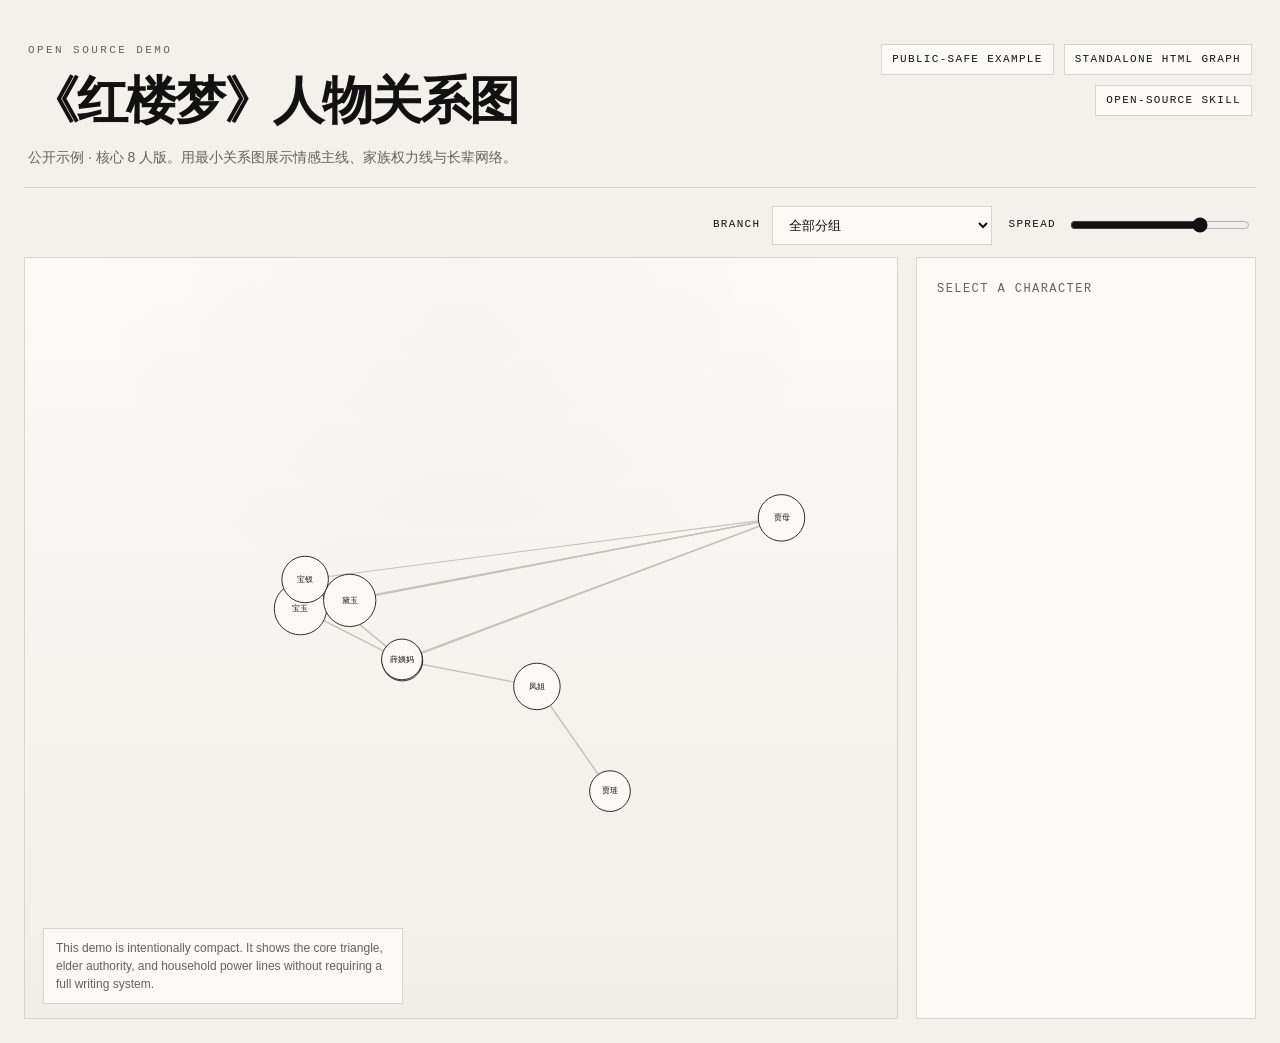
<file: demo/index.html>
<!DOCTYPE html>
<html lang="zh-CN">
  <head>
    <meta charset="UTF-8" />
    <meta name="viewport" content="width=device-width, initial-scale=1" />
    <title>Novel Characters Force Demo</title>
    <link rel="stylesheet" href="../skill/novel-characters-force/assets/viewer/style.css" />
  </head>
  <body>
    <main class="page">
      <header class="hero">
        <div>
          <p class="eyebrow">OPEN SOURCE DEMO</p>
          <h1 id="page-title">Novel Characters Force</h1>
          <p id="page-subtitle" class="subtitle">
            A public-safe demo built from <code>红楼梦</code>. This page exists to show the exact effect the repository is shipping.
          </p>
        </div>
        <div class="hero-meta">
          <span>Public-safe example</span>
          <span>Standalone HTML graph</span>
          <span>Open-source skill</span>
        </div>
      </header>
      <section class="controls">
        <label class="control">
          <span>Branch</span>
          <select id="group-filter"></select>
        </label>
        <label class="control">
          <span>Spread</span>
          <input id="spread-range" type="range" min="30" max="100" value="82" />
        </label>
      </section>
      <section class="board">
        <div class="canvas-wrap">
          <svg id="graph" class="graph" viewBox="0 0 1200 760" aria-label="character graph"></svg>
          <p class="canvas-note">
            This demo is intentionally compact. It shows the core triangle, elder authority, and household power lines without requiring a full writing system.
          </p>
        </div>
        <aside id="detail" class="detail detail--empty">
          <p class="detail-empty">Select a character</p>
          <div class="detail-body">
            <h2 id="detail-name" class="detail-name"></h2>
            <p id="detail-role" class="detail-role"></p>
            <section>
              <h2>Summary</h2>
              <div id="detail-summary" class="detail-copy"></div>
            </section>
            <section>
              <h2>Relations</h2>
              <div id="detail-relations" class="detail-copy"></div>
            </section>
          </div>
        </aside>
      </section>
    </main>
    <script src="../skill/novel-characters-force/assets/examples/hongloumeng.graph-data.js"></script>
    <script src="../skill/novel-characters-force/assets/viewer/graph.js"></script>
  </body>
</html>
</file>
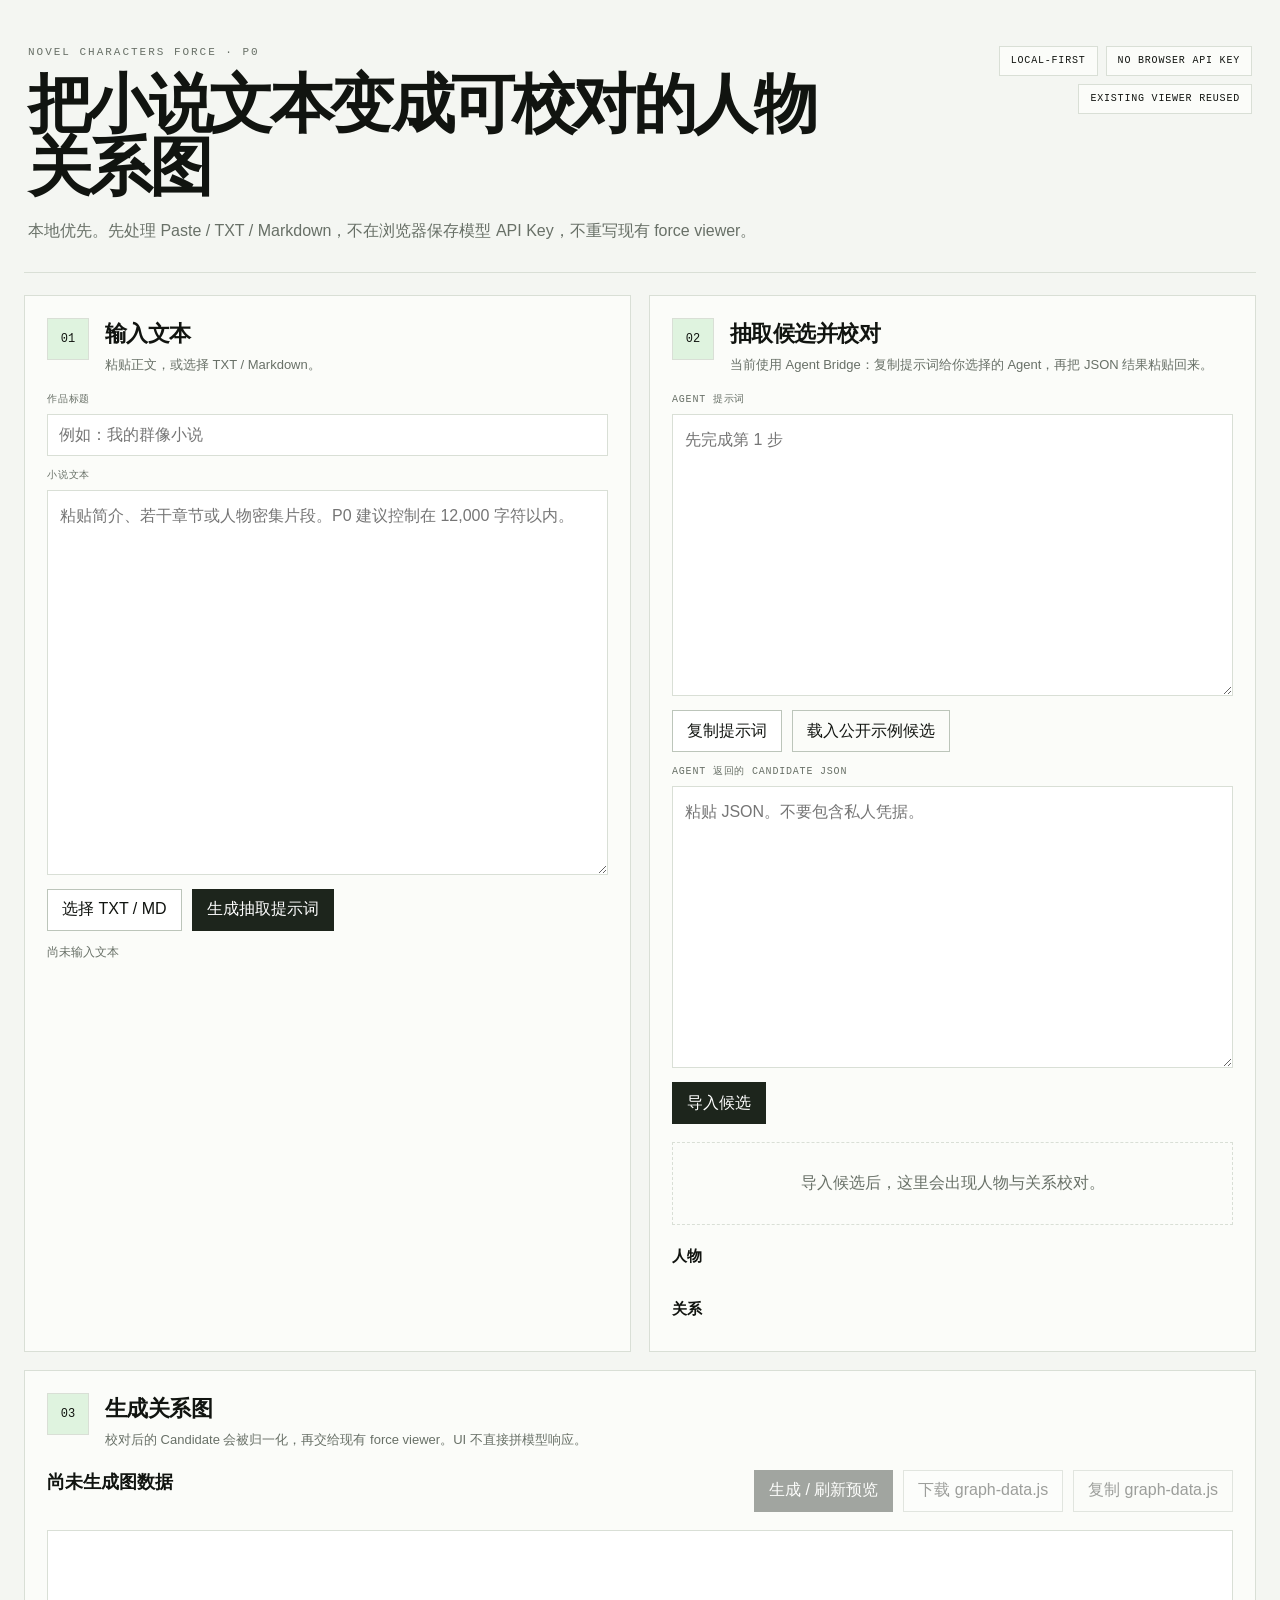
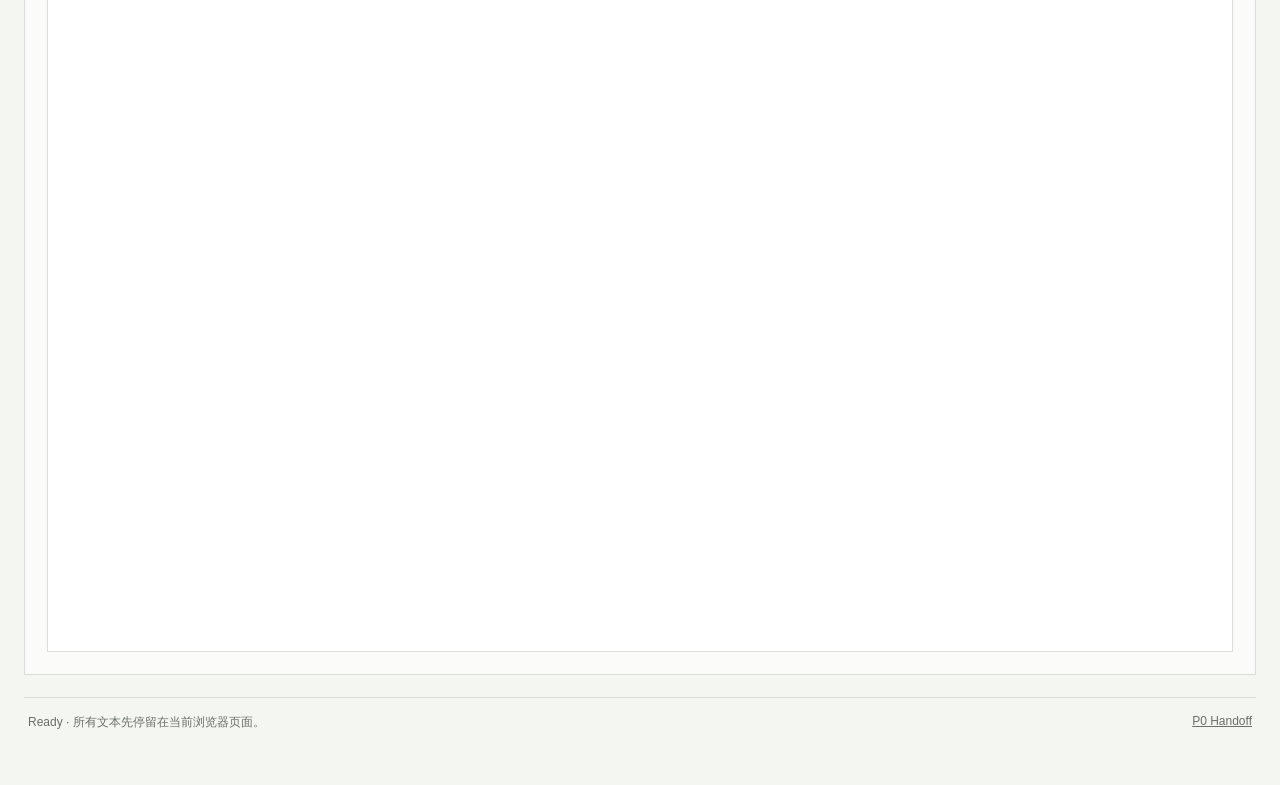
<file: product/index.html>
<!DOCTYPE html>
<html lang="zh-CN">
<head>
  <meta charset="UTF-8" />
  <meta name="viewport" content="width=device-width, initial-scale=1" />
  <title>Novel Characters Force · Import Review</title>
  <link rel="stylesheet" href="./style.css" />
</head>
<body>
  <main class="app-shell">
    <header class="topbar">
      <div>
        <p class="eyebrow">NOVEL CHARACTERS FORCE · P0</p>
        <h1>把小说文本变成可校对的人物关系图</h1>
        <p class="lead">本地优先。先处理 Paste / TXT / Markdown，不在浏览器保存模型 API Key，不重写现有 force viewer。</p>
      </div>
      <div class="status-pills">
        <span>Local-first</span>
        <span>No browser API key</span>
        <span>Existing viewer reused</span>
      </div>
    </header>

    <section class="step-grid">
      <article class="step-card">
        <div class="step-head">
          <span class="step-index">01</span>
          <div><h2>输入文本</h2><p>粘贴正文，或选择 TXT / Markdown。</p></div>
        </div>
        <label class="field">
          <span>作品标题</span>
          <input id="source-title" type="text" placeholder="例如：我的群像小说" />
        </label>
        <label class="field">
          <span>小说文本</span>
          <textarea id="source-text" rows="14" placeholder="粘贴简介、若干章节或人物密集片段。P0 建议控制在 12,000 字符以内。"></textarea>
        </label>
        <div class="row">
          <label class="file-button">选择 TXT / MD<input id="source-file" type="file" accept=".txt,.md,text/plain,text/markdown" /></label>
          <button id="prepare-prompt" class="button button--primary" type="button">生成抽取提示词</button>
        </div>
        <p id="source-meta" class="meta">尚未输入文本</p>
      </article>

      <article class="step-card">
        <div class="step-head">
          <span class="step-index">02</span>
          <div><h2>抽取候选并校对</h2><p>当前使用 Agent Bridge：复制提示词给你选择的 Agent，再把 JSON 结果粘贴回来。</p></div>
        </div>
        <label class="field">
          <span>Agent 提示词</span>
          <textarea id="agent-prompt" rows="10" readonly placeholder="先完成第 1 步"></textarea>
        </label>
        <div class="row">
          <button id="copy-prompt" class="button" type="button">复制提示词</button>
          <button id="load-example" class="button button--ghost" type="button">载入公开示例候选</button>
        </div>
        <label class="field">
          <span>Agent 返回的 Candidate JSON</span>
          <textarea id="candidate-json" rows="10" placeholder="粘贴 JSON。不要包含私人凭据。"></textarea>
        </label>
        <button id="import-candidate" class="button button--primary" type="button">导入候选</button>

        <div id="review-empty" class="empty-state">导入候选后，这里会出现人物与关系校对。</div>
        <div id="review-panel" class="review-panel" hidden>
          <section>
            <div class="section-title"><h3>人物</h3><span id="character-count" class="count"></span></div>
            <div id="character-list" class="review-list"></div>
          </section>
          <section>
            <div class="section-title"><h3>关系</h3><span id="relation-count" class="count"></span></div>
            <div id="relation-list" class="review-list"></div>
          </section>
        </div>
      </article>

      <article class="step-card step-card--wide">
        <div class="step-head">
          <span class="step-index">03</span>
          <div><h2>生成关系图</h2><p>校对后的 Candidate 会被归一化，再交给现有 force viewer。UI 不直接拼模型响应。</p></div>
        </div>
        <div class="row row--spread">
          <div>
            <p id="graph-summary" class="graph-summary">尚未生成图数据</p>
            <p id="graph-warning" class="meta"></p>
          </div>
          <div class="row">
            <button id="build-graph" class="button button--primary" type="button" disabled>生成 / 刷新预览</button>
            <button id="download-data" class="button" type="button" disabled>下载 graph-data.js</button>
            <button id="copy-data" class="button button--ghost" type="button" disabled>复制 graph-data.js</button>
          </div>
        </div>
        <div class="preview-shell">
          <iframe id="graph-preview" title="character graph preview"></iframe>
        </div>
      </article>
    </section>

    <footer class="footer">
      <p id="app-status">Ready · 所有文本先停留在当前浏览器页面。</p>
      <a href="../docs/handoff/2026-09-18-novel-p0-import-review-execution-index.md">P0 Handoff</a>
    </footer>
  </main>
  <script src="./domain.js"></script>
  <script src="./providers.js"></script>
  <script src="./workbench.js"></script>
</body>
</html>
</file>
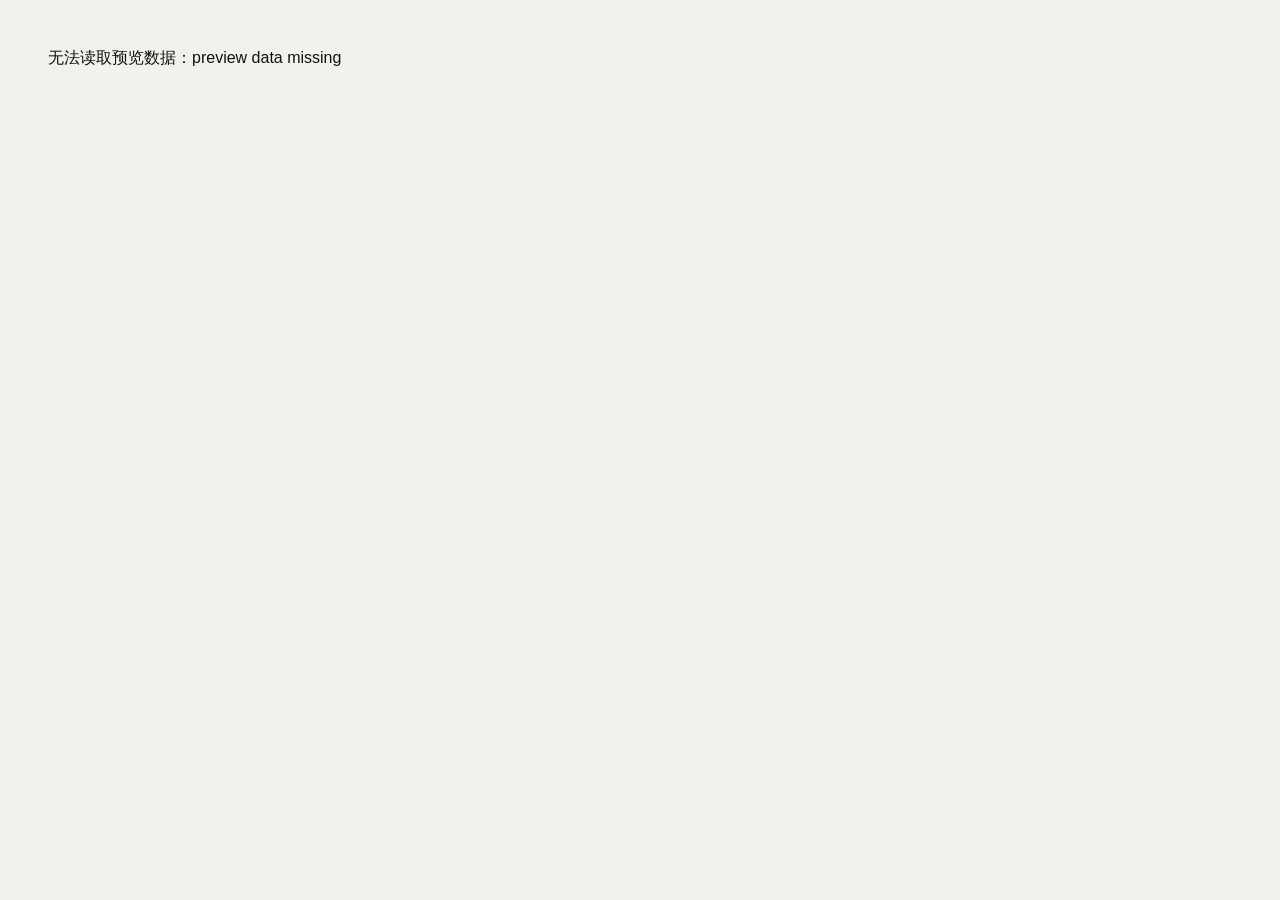
<file: product/preview.html>
<!DOCTYPE html>
<html lang="zh-CN">
<head>
  <meta charset="UTF-8" />
  <meta name="viewport" content="width=device-width, initial-scale=1" />
  <title>Novel Characters Force Preview</title>
  <link rel="stylesheet" href="../skill/novel-characters-force/assets/viewer/style.css" />
</head>
<body>
  <main class="page">
    <header class="hero">
      <div>
        <p class="eyebrow">REVIEWED GRAPH PREVIEW</p>
        <h1 id="page-title">人物关系图</h1>
        <p id="page-subtitle" class="subtitle"></p>
      </div>
      <div class="hero-meta">
        <span>Reviewed candidate</span>
        <span>Existing renderer</span>
        <span>Local preview</span>
      </div>
    </header>
    <section class="controls">
      <label class="control"><span>分组</span><select id="group-filter"></select></label>
      <label class="control"><span>扩散</span><input id="spread-range" type="range" min="30" max="100" value="82" /></label>
    </section>
    <section class="board">
      <div class="canvas-wrap">
        <svg id="graph" class="graph" viewBox="0 0 1200 760" aria-label="character graph"></svg>
        <p class="canvas-note">预览只消费校对后的 normalized graph；原始小说文本不会进入 renderer。</p>
      </div>
      <aside id="detail" class="detail detail--empty">
        <p class="detail-empty">选择一个人物</p>
        <div class="detail-body">
          <h2 id="detail-name" class="detail-name"></h2>
          <p id="detail-role" class="detail-role"></p>
          <section><h2>简介</h2><div id="detail-summary" class="detail-copy"></div></section>
          <section><h2>关系</h2><div id="detail-relations" class="detail-copy"></div></section>
        </div>
      </aside>
    </section>
  </main>
  <script>
    (function () {
      try {
        var raw = window.location.hash ? decodeURIComponent(window.location.hash.slice(1)) : "";
        if (!raw) throw new Error("preview data missing");
        window.charactersForceGraph = JSON.parse(raw);
      } catch (error) {
        document.body.innerHTML = "<main style='padding:24px;font-family:sans-serif'>无法读取预览数据：" + String(error.message || error) + "</main>";
      }
    })();
  </script>
  <script src="../skill/novel-characters-force/assets/viewer/graph.js"></script>
</body>
</html>
</file>
<file: skill/novel-characters-force/assets/viewer/style.css>
:root {
  --bg: #f3f1ec;
  --panel: #fbfaf7;
  --ink: #111111;
  --muted: #65625c;
  --line: #d8d4cc;
  --soft: #ece9e2;
  --mono: "SF Mono", "JetBrains Mono", "Fira Code", ui-monospace, monospace;
  --sans: "Helvetica Neue", "PingFang SC", "Noto Sans SC", Arial, sans-serif;
}

*,
*::before,
*::after {
  box-sizing: border-box;
}

html,
body {
  margin: 0;
  min-height: 100%;
  background: var(--bg);
  color: var(--ink);
  font-family: var(--sans);
}

body {
  padding: 24px;
}

.page {
  max-width: 1480px;
  margin: 0 auto;
}

.hero {
  display: flex;
  justify-content: space-between;
  gap: 24px;
  align-items: flex-start;
  padding: 20px 4px 18px;
  border-bottom: 1px solid var(--line);
}

.eyebrow {
  margin: 0 0 10px;
  font: 11px/1.2 var(--mono);
  letter-spacing: 0.22em;
  color: var(--muted);
}

.hero h1 {
  margin: 0;
  font-size: clamp(30px, 4vw, 54px);
  font-weight: 600;
  letter-spacing: -0.04em;
}

.subtitle {
  margin: 10px 0 0;
  max-width: 720px;
  color: var(--muted);
  font-size: 14px;
  line-height: 1.6;
}

.hero-meta {
  display: flex;
  flex-wrap: wrap;
  justify-content: flex-end;
  gap: 10px;
  max-width: 380px;
}

.hero-meta span,
.control span:first-child {
  font: 11px/1.2 var(--mono);
  letter-spacing: 0.12em;
  text-transform: uppercase;
}

.hero-meta span {
  border: 1px solid var(--line);
  padding: 8px 10px;
  background: var(--panel);
}

.controls {
  display: flex;
  gap: 16px;
  align-items: center;
  justify-content: flex-end;
  padding: 18px 4px 12px;
}

.control {
  display: flex;
  align-items: center;
  gap: 12px;
}

select,
input[type="range"] {
  accent-color: var(--ink);
}

select {
  min-width: 220px;
  padding: 10px 12px;
  background: var(--panel);
  border: 1px solid var(--line);
  color: var(--ink);
}

input[type="range"] {
  width: 180px;
}

.board {
  display: grid;
  grid-template-columns: minmax(0, 1fr) 340px;
  gap: 18px;
  align-items: stretch;
}

.canvas-wrap,
.detail {
  background: var(--panel);
  border: 1px solid var(--line);
  min-height: 760px;
}

.canvas-wrap {
  position: relative;
  overflow: hidden;
}

.graph {
  display: block;
  width: 100%;
  height: 760px;
  background:
    radial-gradient(circle at top, rgba(17, 17, 17, 0.02), transparent 45%),
    linear-gradient(180deg, #fbfaf7, #f1eee8);
}

.canvas-note {
  position: absolute;
  left: 18px;
  bottom: 14px;
  max-width: 360px;
  margin: 0;
  padding: 10px 12px;
  background: rgba(251, 250, 247, 0.92);
  border: 1px solid var(--line);
  font-size: 12px;
  color: var(--muted);
  line-height: 1.5;
}

.detail {
  padding: 22px 20px;
}

.detail--empty .detail-body {
  display: none;
}

.detail-empty {
  margin: 0;
  color: var(--muted);
  font: 12px/1.5 var(--mono);
  letter-spacing: 0.12em;
  text-transform: uppercase;
}

.detail-body section + section {
  margin-top: 22px;
}

.detail-name {
  margin: 0 0 8px;
  font-size: 28px;
  line-height: 1.05;
  letter-spacing: -0.04em;
}

.detail-role {
  margin: 0 0 24px;
  font-size: 14px;
  color: var(--muted);
  line-height: 1.6;
}

.detail h2 {
  margin: 0 0 10px;
  font: 11px/1.2 var(--mono);
  letter-spacing: 0.14em;
  text-transform: uppercase;
}

.detail-copy p {
  margin: 0 0 10px;
  line-height: 1.7;
  font-size: 14px;
}

.edge {
  stroke: #c7c1b6;
  stroke-linecap: round;
  fill: none;
}

.edge--active {
  stroke: #111111;
}

.edge-label {
  font-size: 10px;
  fill: #6a665f;
  text-anchor: middle;
  dominant-baseline: central;
}

.edge-label--active {
  fill: #111111;
}

.node {
  cursor: grab;
}

.node--dragging {
  cursor: grabbing;
}

.node circle {
  fill: #faf9f5;
  stroke: #111111;
  stroke-width: 1.2;
  transition: stroke-width 120ms ease, transform 120ms ease, fill 120ms ease;
}

.node text {
  fill: #111111;
  font-size: 11px;
  text-anchor: middle;
  dominant-baseline: middle;
  pointer-events: none;
}

.node--selected circle,
.node:hover circle {
  stroke-width: 2.2;
  fill: #ffffff;
}

@media (max-width: 1100px) {
  body {
    padding: 12px;
  }

  .board {
    grid-template-columns: 1fr;
  }

  .canvas-wrap,
  .detail {
    min-height: auto;
  }

  .graph {
    height: 70vh;
  }

  .hero,
  .controls {
    flex-direction: column;
    align-items: stretch;
  }

  .hero-meta {
    justify-content: flex-start;
    max-width: none;
  }
}
</file>
<file: product/style.css>
:root {
  --bg: #f4f6f2;
  --surface: #fbfcf9;
  --surface-strong: #ffffff;
  --ink: #111410;
  --muted: #687067;
  --line: #d9dfd6;
  --accent: #dff3df;
  --danger: #8a2d2d;
  --mono: "SF Mono", "JetBrains Mono", ui-monospace, monospace;
  --sans: "Helvetica Neue", "PingFang SC", "Noto Sans SC", Arial, sans-serif;
}
*, *::before, *::after { box-sizing: border-box; }
html, body { margin: 0; min-height: 100%; background: var(--bg); color: var(--ink); font-family: var(--sans); }
body { padding: 24px; }
button, input, textarea, select { font: inherit; }
.app-shell { width: min(1600px, 100%); margin: 0 auto; }
.topbar { display: flex; justify-content: space-between; gap: 40px; align-items: flex-start; padding: 22px 4px 28px; border-bottom: 1px solid var(--line); }
.eyebrow { margin: 0 0 14px; font: 11px/1.2 var(--mono); letter-spacing: .18em; color: var(--muted); }
h1 { max-width: 900px; margin: 0; font-size: clamp(36px, 5vw, 72px); line-height: .98; letter-spacing: -.055em; font-weight: 600; }
.lead { max-width: 780px; margin: 18px 0 0; color: var(--muted); line-height: 1.7; }
.status-pills { display: flex; flex-wrap: wrap; justify-content: flex-end; gap: 8px; max-width: 420px; }
.status-pills span { padding: 9px 11px; border: 1px solid var(--line); background: var(--surface); font: 10px/1 var(--mono); letter-spacing: .08em; text-transform: uppercase; }
.step-grid { display: grid; grid-template-columns: repeat(2, minmax(0, 1fr)); gap: 18px; padding: 22px 0; }
.step-card { min-width: 0; padding: 22px; border: 1px solid var(--line); background: var(--surface); }
.step-card--wide { grid-column: 1 / -1; }
.step-head { display: flex; gap: 16px; align-items: flex-start; margin-bottom: 20px; }
.step-index { display: inline-grid; place-items: center; min-width: 42px; height: 42px; border: 1px solid var(--line); background: var(--accent); font: 12px/1 var(--mono); }
.step-head h2 { margin: 1px 0 6px; font-size: 22px; letter-spacing: -.025em; }
.step-head p { margin: 0; color: var(--muted); line-height: 1.5; font-size: 13px; }
.field, .mini-field { display: grid; gap: 8px; }
.field { margin: 14px 0; }
.field > span, .mini-field > span { color: var(--muted); font: 10px/1.2 var(--mono); letter-spacing: .08em; text-transform: uppercase; }
input[type="text"], input[type="number"], textarea, select { width: 100%; border: 1px solid var(--line); background: var(--surface-strong); color: var(--ink); outline: none; }
input[type="text"], input[type="number"], select { min-height: 42px; padding: 9px 11px; }
textarea { resize: vertical; min-height: 120px; padding: 12px; line-height: 1.6; }
input:focus, textarea:focus, select:focus { border-color: #8fa88f; box-shadow: 0 0 0 3px rgba(169,214,172,.22); }
.row { display: flex; gap: 10px; align-items: center; flex-wrap: wrap; }
.row--spread { justify-content: space-between; align-items: flex-start; }
.button, .file-button { min-height: 42px; display: inline-flex; align-items: center; justify-content: center; padding: 0 14px; border: 1px solid #bcc5ba; background: var(--surface-strong); color: var(--ink); cursor: pointer; text-decoration: none; }
.button:hover, .file-button:hover { border-color: #7f917d; }
.button--primary { border-color: #1d251c; background: #1d251c; color: white; }
.button--ghost { background: transparent; }
.button:disabled { opacity: .4; cursor: not-allowed; }
.file-button input { position: absolute; width: 1px; height: 1px; opacity: 0; }
.meta { color: var(--muted); font-size: 12px; line-height: 1.5; }
.empty-state { margin-top: 18px; padding: 30px; border: 1px dashed var(--line); color: var(--muted); text-align: center; }
.review-panel { display: grid; gap: 24px; margin-top: 22px; }
.section-title { display: flex; justify-content: space-between; align-items: baseline; margin-bottom: 10px; }
.section-title h3 { margin: 0; font-size: 15px; }
.count { color: var(--muted); font: 10px/1 var(--mono); text-transform: uppercase; }
.review-list { display: grid; gap: 10px; }
.review-item { padding: 14px; border: 1px solid var(--line); background: #fff; }
.review-item-head { display: flex; gap: 10px; align-items: center; margin-bottom: 12px; }
.mini-grid { display: grid; grid-template-columns: repeat(2, minmax(0, 1fr)); gap: 10px; }
.anchor { margin: 10px 0 0; padding-top: 10px; border-top: 1px solid #edf0ea; color: var(--muted); font-size: 11px; line-height: 1.5; }
.graph-summary { margin: 0 0 4px; font-size: 18px; font-weight: 600; }
.preview-shell { margin-top: 18px; border: 1px solid var(--line); background: #fff; min-height: 720px; }
#graph-preview { display: block; width: 100%; height: 720px; border: 0; background: white; }
.footer { display: flex; justify-content: space-between; gap: 20px; padding: 16px 4px 30px; border-top: 1px solid var(--line); color: var(--muted); font-size: 12px; }
.footer p { margin: 0; }
.footer a { color: inherit; }
.is-error { color: var(--danger) !important; }
@media (max-width: 980px) {
  body { padding: 12px; }
  .topbar, .row--spread { flex-direction: column; }
  .status-pills { justify-content: flex-start; }
  .step-grid { grid-template-columns: 1fr; }
  .step-card--wide { grid-column: auto; }
  .mini-grid { grid-template-columns: 1fr; }
}
</file>
